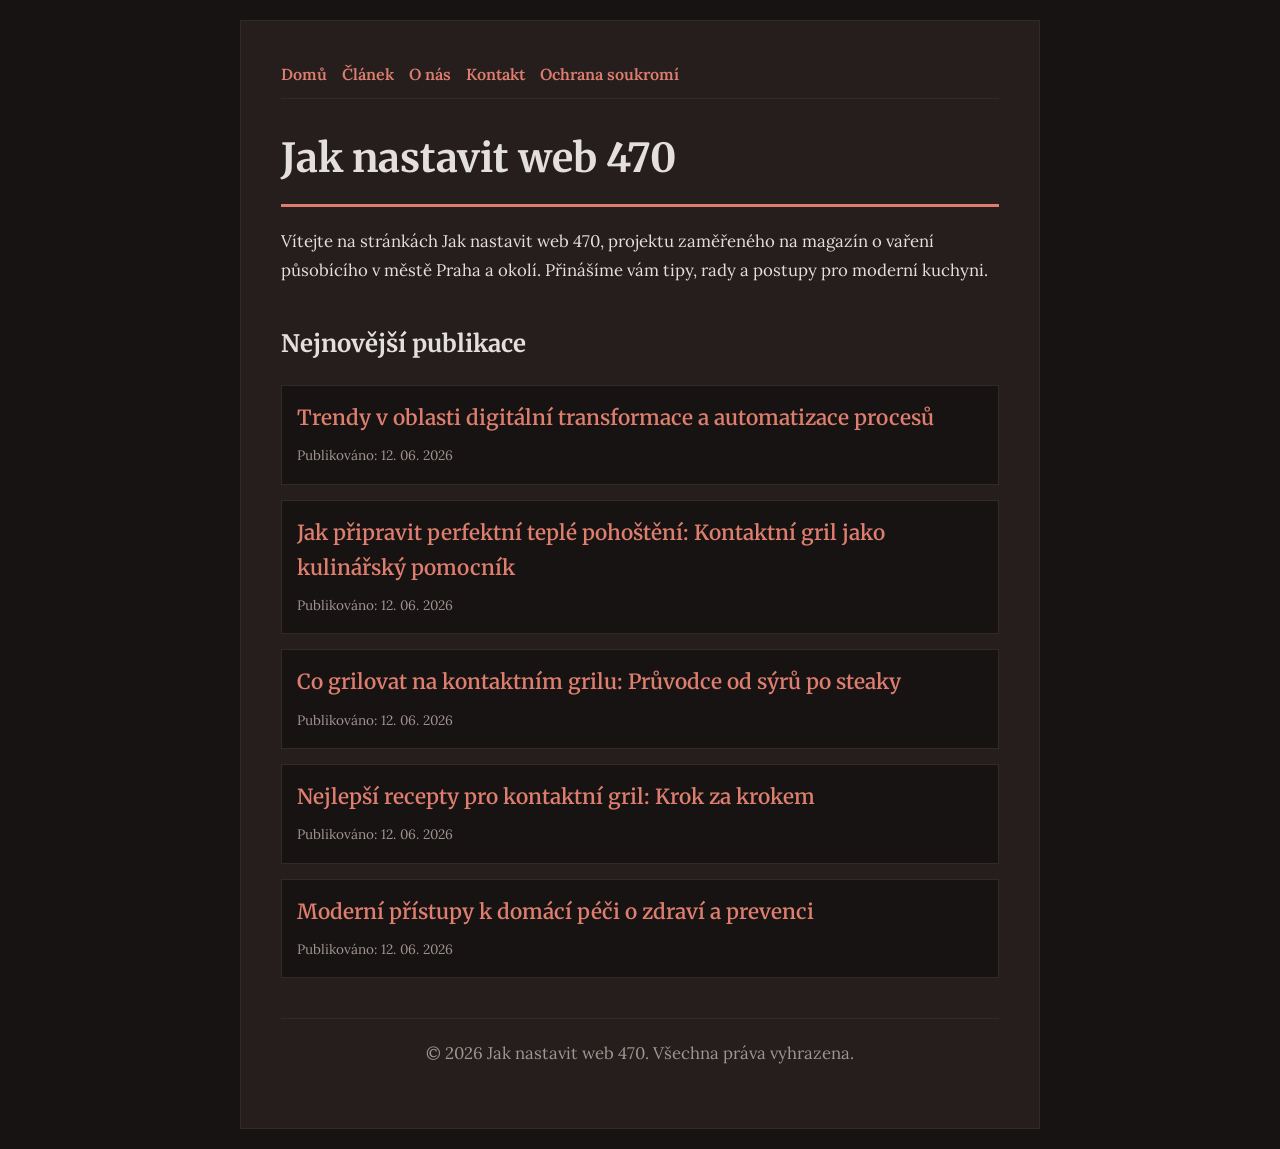
<file: index.html>
<!DOCTYPE html>
<html lang="cs">
<head>
    <meta charset="UTF-8">
    <meta name="viewport" content="width=device-width, initial-scale=1.0">
    <title>Jak nastavit web 470 | Magazín o vaření - Praha</title>
    <meta name="description" content="Vítejte na stránkách Jak nastavit web 470, projektu zaměřeného na magazín o vaření působícího v městě Praha a okolí. Přinášíme vám tipy, rady a postupy pro moderní kuchyni.">
    <meta name="geo.region" content="CZ" />
    <meta name="geo.placename" content="Praha" />
    <meta name="geo.position" content="50.0755;14.4378" />
    <meta name="ICBM" content="50.0755, 14.4378" />
    <link rel="stylesheet" href="style.css">
    <script type="application/ld+json">
{
  "@context": "https://schema.org",
  "@type": "LocalBusiness",
  "name": "Jak nastavit web 470",
  "url": "https://jak-nastavit-web-470.github.io",
  "telephone": "+420 222 555 123",
  "address": {
    "@type": "PostalAddress",
    "addressLocality": "Praha",
    "addressRegion": "Praha",
    "postalCode": "110 00",
    "addressCountry": "CZ"
  },
  "geo": {
    "@type": "GeoCoordinates",
    "latitude": 50.0755,
    "longitude": 14.4378
  }
}
</script>
</head>
<body>
    
        <div class="container" style="max-width: 800px;">
            <nav style="display: flex; gap: 15px; margin-bottom: 25px; border-bottom: 1px solid var(--border-color); padding-bottom: 10px; overflow-x: auto; flex-wrap: wrap;">
            <a href="index.html">Domů</a>
            <a href="trendy-v-oblasti-digitalni-transformace-a-automatizace-procesu.html">Článek</a>
            <a href="about.html">O nás</a>
            <a href="contact.html">Kontakt</a>
            <a href="privacy.html">Ochrana soukromí</a>
        </nav>
            <h1>Jak nastavit web 470</h1>
            <p>Vítejte na stránkách Jak nastavit web 470, projektu zaměřeného na magazín o vaření působícího v městě Praha a okolí. Přinášíme vám tipy, rady a postupy pro moderní kuchyni.</p>
            <h2 style="margin-top: 40px;">Nejnovější publikace</h2>
            <ul style="list-style-type: none; padding-left: 0;">
                <li style="background: var(--bg-color); padding: 15px; border-radius: var(--border-radius); border: 1px solid var(--border-color); margin-bottom: 15px;">
                <h3 style="margin-bottom: 5px; font-size: 1.3rem;"><a href="trendy-v-oblasti-digitalni-transformace-a-automatizace-procesu.html">Trendy v oblasti digitální transformace a automatizace procesů</a></h3>
                <span style="font-size:0.85rem; color: var(--muted-text)">Publikováno: 12. 06. 2026</span>
            </li>
<li style="background: var(--bg-color); padding: 15px; border-radius: var(--border-radius); border: 1px solid var(--border-color); margin-bottom: 15px;">
                <h3 style="margin-bottom: 5px; font-size: 1.3rem;"><a href="jak-pripravit-perfektni-teple-pohosteni-kontaktni-gril-jako-kulinarsky-pomocnik.html">Jak připravit perfektní teplé pohoštění: Kontaktní gril jako kulinářský pomocník</a></h3>
                <span style="font-size:0.85rem; color: var(--muted-text)">Publikováno: 12. 06. 2026</span>
            </li>
<li style="background: var(--bg-color); padding: 15px; border-radius: var(--border-radius); border: 1px solid var(--border-color); margin-bottom: 15px;">
                <h3 style="margin-bottom: 5px; font-size: 1.3rem;"><a href="co-grilovat-na-kontaktnim-grilu-pruvodce-od-syru-po-steaky.html">Co grilovat na kontaktním grilu: Průvodce od sýrů po steaky</a></h3>
                <span style="font-size:0.85rem; color: var(--muted-text)">Publikováno: 12. 06. 2026</span>
            </li>
<li style="background: var(--bg-color); padding: 15px; border-radius: var(--border-radius); border: 1px solid var(--border-color); margin-bottom: 15px;">
                <h3 style="margin-bottom: 5px; font-size: 1.3rem;"><a href="nejlepsi-recepty-pro-kontaktni-gril-krok-za-krokem.html">Nejlepší recepty pro kontaktní gril: Krok za krokem</a></h3>
                <span style="font-size:0.85rem; color: var(--muted-text)">Publikováno: 12. 06. 2026</span>
            </li>
<li style="background: var(--bg-color); padding: 15px; border-radius: var(--border-radius); border: 1px solid var(--border-color); margin-bottom: 15px;">
                <h3 style="margin-bottom: 5px; font-size: 1.3rem;"><a href="moderni-pristupy-k-domaci-peci-o-zdravi-a-prevenci.html">Moderní přístupy k domácí péči o zdraví a prevenci</a></h3>
                <span style="font-size:0.85rem; color: var(--muted-text)">Publikováno: 12. 06. 2026</span>
            </li>

            </ul>
            <footer>
                <p>&copy; 2026 Jak nastavit web 470. Všechna práva vyhrazena.</p>
            </footer>
        </div>
        
</body>
</html>
</file>
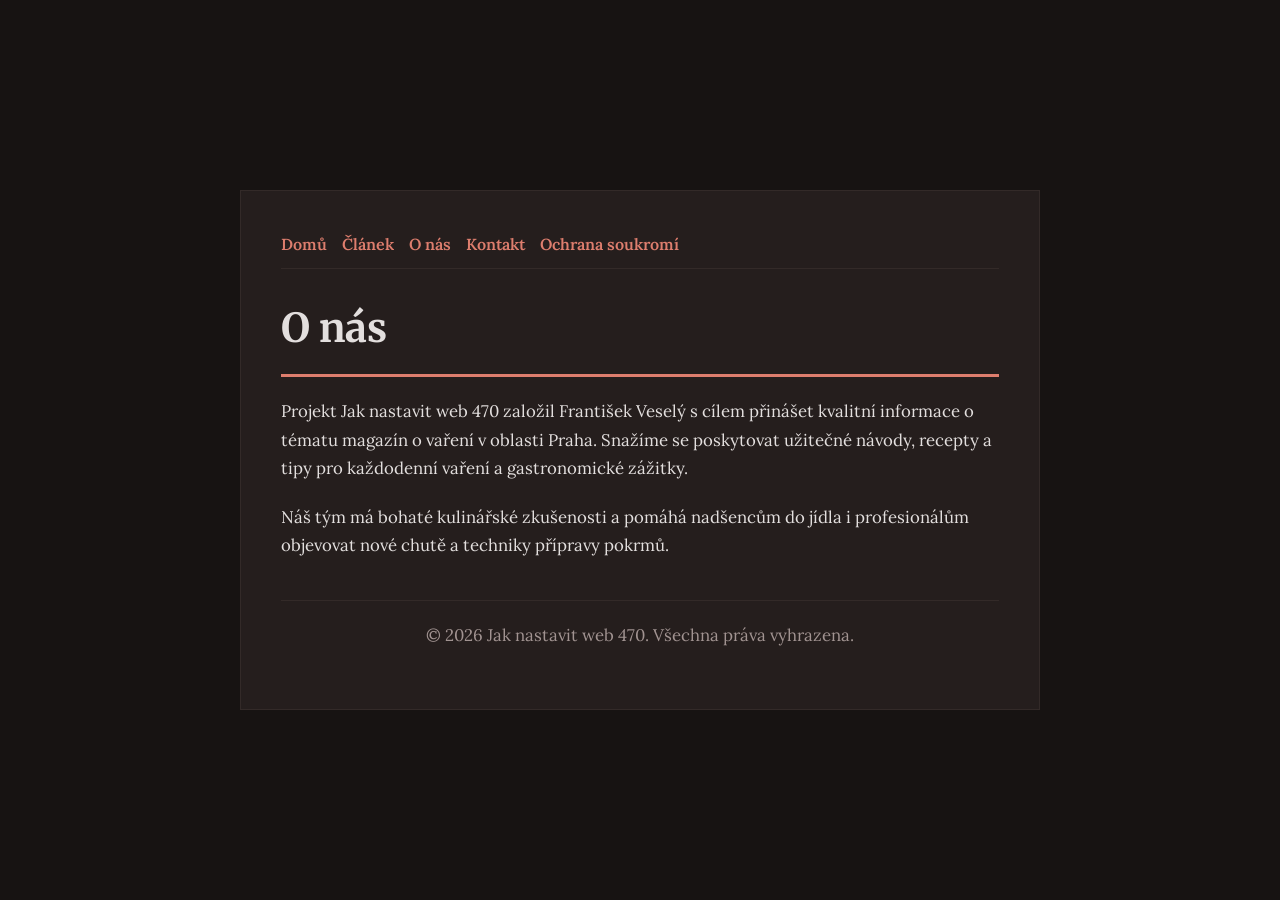
<file: about.html>
<!DOCTYPE html>
<html lang="cs">
<head>
    <meta charset="UTF-8">
    <meta name="viewport" content="width=device-width, initial-scale=1.0">
    <title>O nás | Jak nastavit web 470</title>
    <meta name="description" content="Projekt Jak nastavit web 470 založil František Veselý s cílem přinášet kvalitní informace o tématu magazín o vaření v oblasti Praha. Snažíme se poskytovat užitečné návody, recepty a tipy pro každodenní vaření a gastronomické zážitky.">
    <meta name="geo.region" content="CZ" />
    <meta name="geo.placename" content="Praha" />
    <meta name="geo.position" content="50.0755;14.4378" />
    <meta name="ICBM" content="50.0755, 14.4378" />
    <link rel="stylesheet" href="style.css">
</head>
<body>
    
        <div class="container" style="max-width: 800px;">
            <nav style="display: flex; gap: 15px; margin-bottom: 25px; border-bottom: 1px solid var(--border-color); padding-bottom: 10px; overflow-x: auto; flex-wrap: wrap;">
            <a href="index.html">Domů</a>
            <a href="trendy-v-oblasti-digitalni-transformace-a-automatizace-procesu.html">Článek</a>
            <a href="about.html">O nás</a>
            <a href="contact.html">Kontakt</a>
            <a href="privacy.html">Ochrana soukromí</a>
        </nav>
            <h1>O nás</h1>
            <p>Projekt Jak nastavit web 470 založil František Veselý s cílem přinášet kvalitní informace o tématu magazín o vaření v oblasti Praha. Snažíme se poskytovat užitečné návody, recepty a tipy pro každodenní vaření a gastronomické zážitky.</p>
            <p>Náš tým má bohaté kulinářské zkušenosti a pomáhá nadšencům do jídla i profesionálům objevovat nové chutě a techniky přípravy pokrmů.</p>
            <footer>
                <p>&copy; 2026 Jak nastavit web 470. Všechna práva vyhrazena.</p>
            </footer>
        </div>
        
</body>
</html>
</file>
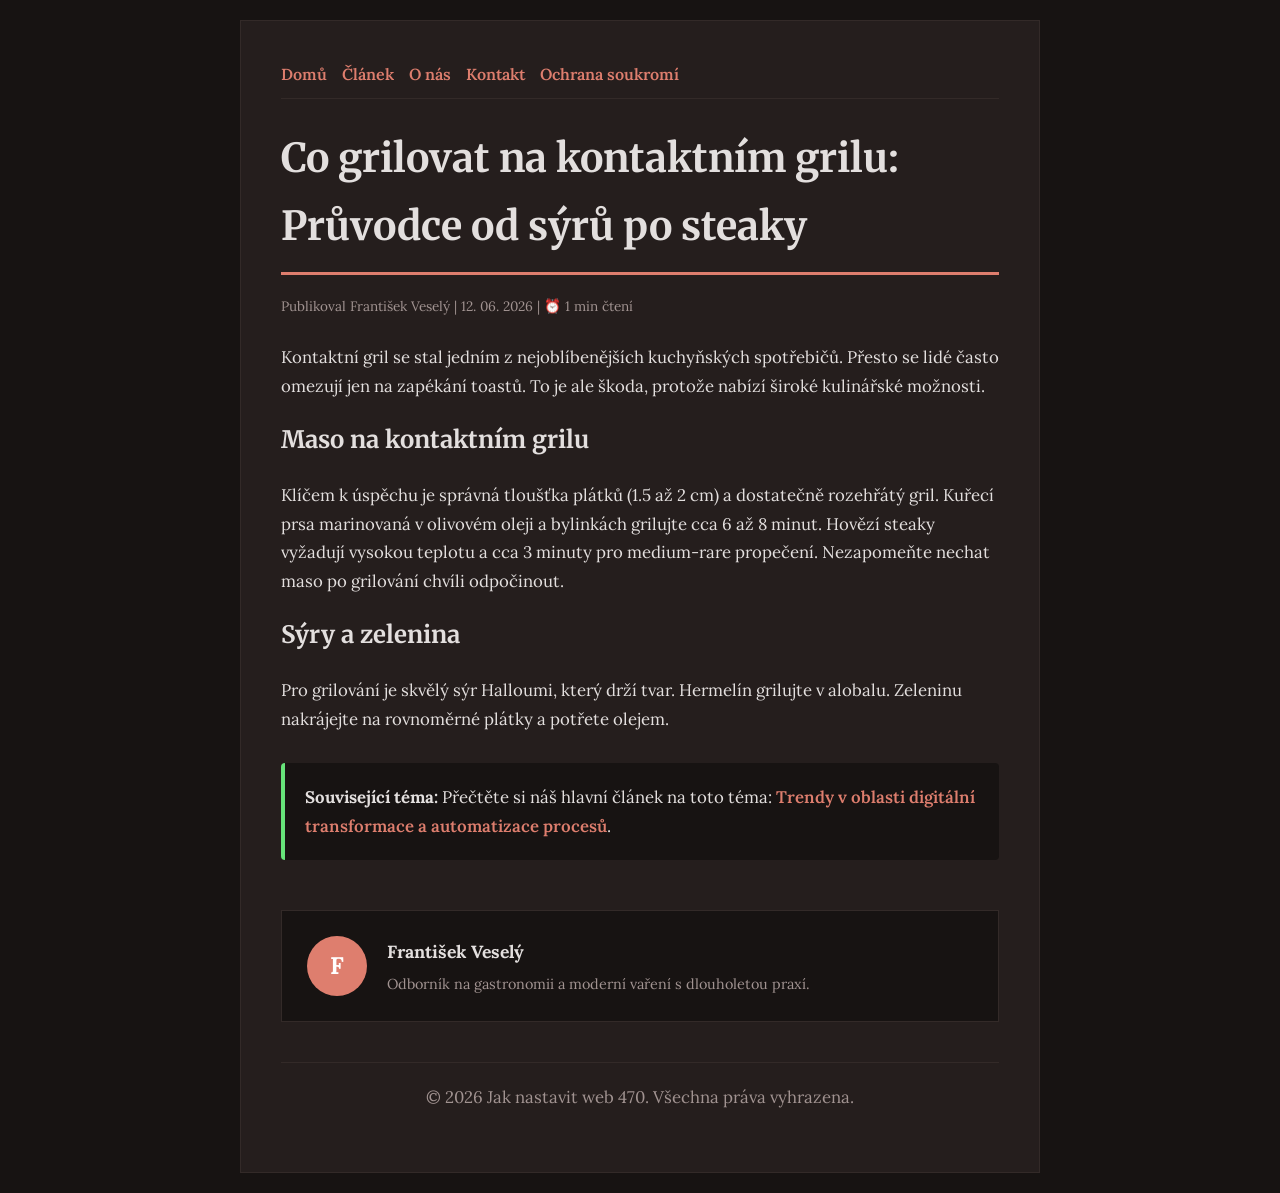
<file: co-grilovat-na-kontaktnim-grilu-pruvodce-od-syru-po-steaky.html>
<!DOCTYPE html>
<html lang="cs">
<head>
    <meta charset="UTF-8">
    <meta name="viewport" content="width=device-width, initial-scale=1.0">
    <title>Co grilovat na kontaktním grilu: Průvodce od sýrů po steaky - Jak nastavit web 470</title>
    <meta name="description" content="Co grilovat na kontaktním grilu: Průvodce od sýrů po steaky">
    <meta name="geo.region" content="CZ" />
    <meta name="geo.placename" content="Praha" />
    <meta name="geo.position" content="50.0755;14.4378" />
    <meta name="ICBM" content="50.0755, 14.4378" />
    <link rel="stylesheet" href="style.css">
</head>
<body>
    
            <div class="container" style="max-width: 800px;">
                <nav style="display: flex; gap: 15px; margin-bottom: 25px; border-bottom: 1px solid var(--border-color); padding-bottom: 10px; overflow-x: auto; flex-wrap: wrap;">
            <a href="index.html">Domů</a>
            <a href="trendy-v-oblasti-digitalni-transformace-a-automatizace-procesu.html">Článek</a>
            <a href="about.html">O nás</a>
            <a href="contact.html">Kontakt</a>
            <a href="privacy.html">Ochrana soukromí</a>
        </nav>
                <h1>Co grilovat na kontaktním grilu: Průvodce od sýrů po steaky</h1>
                <div style="font-size:0.85rem; color: var(--muted-text); margin-bottom: 25px;">
                    Publikoval František Veselý | 12. 06. 2026 | ⏰ 1 min čtení
                </div>
                <article style="margin-top: 20px;">
                    <p>Kontaktní gril se stal jedním z nejoblíbenějších kuchyňských spotřebičů. Přesto se lidé často omezují jen na zapékání toastů. To je ale škoda, protože nabízí široké kulinářské možnosti.</p>
<h2>Maso na kontaktním grilu</h2>
<p>Klíčem k úspěchu je správná tloušťka plátků (1.5 až 2 cm) a dostatečně rozehřátý gril. Kuřecí prsa marinovaná v olivovém oleji a bylinkách grilujte cca 6 až 8 minut. Hovězí steaky vyžadují vysokou teplotu a cca 3 minuty pro medium-rare propečení. Nezapomeňte nechat maso po grilování chvíli odpočinout.</p>
<h2>Sýry a zelenina</h2>
<p>Pro grilování je skvělý sýr Halloumi, který drží tvar. Hermelín grilujte v alobalu. Zeleninu nakrájejte na rovnoměrné plátky a potřete olejem.</p>
                    <div class="link-resource" style="margin-top: 30px; padding: 20px; border-left: 4px solid var(--accent-color); background: var(--bg-color); border-radius: 4px;"><p style="margin: 0;"><strong>Související téma:</strong> Přečtěte si náš hlavní článek na toto téma: <a href="trendy-v-oblasti-digitalni-transformace-a-automatizace-procesu.html">Trendy v oblasti digitální transformace a automatizace procesů</a>.</p></div>
                </article>
                
            <div class="author-box" style="margin-top: 50px; padding: 25px; background: var(--bg-color); border: 1px solid var(--border-color); border-radius: var(--border-radius); display: flex; gap: 20px; align-items: center;">
                <div style="width: 60px; height: 60px; border-radius: 50%; background: var(--primary-color); display: flex; align-items: center; justify-content: center; color: white; font-weight: bold; font-size: 1.5rem;">F</div>
                <div>
                    <h4 style="margin-bottom: 5px; font-weight: bold; font-size: 1.1rem;">František Veselý</h4>
                    <p style="margin: 0; font-size: 0.9rem; color: var(--muted-text);">Odborník na gastronomii a moderní vaření s dlouholetou praxí.</p>
                </div>
            </div>
            
                <footer>
                    <p>&copy; 2026 Jak nastavit web 470. Všechna práva vyhrazena.</p>
                </footer>
            </div>
            
</body>
</html>
</file>
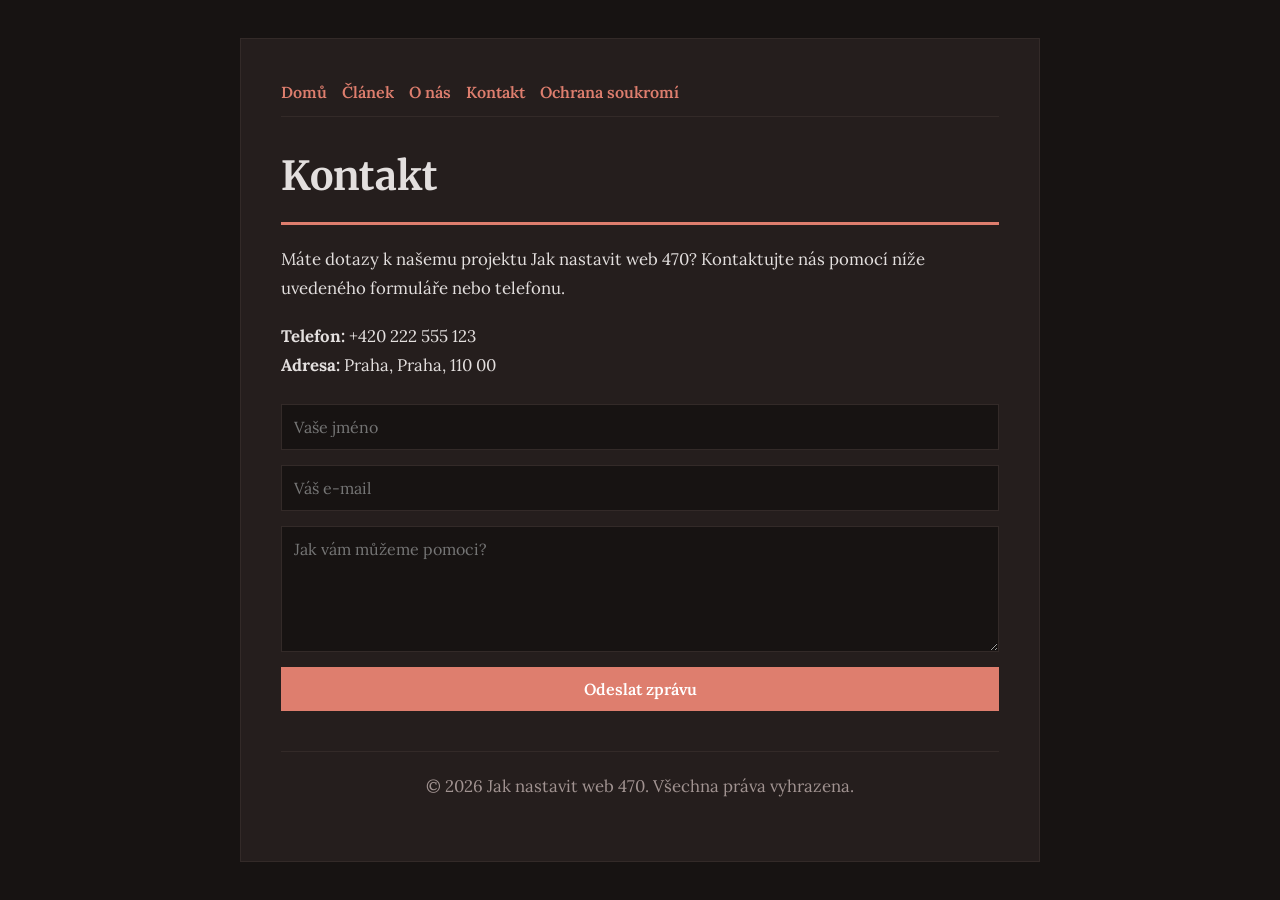
<file: contact.html>
<!DOCTYPE html>
<html lang="cs">
<head>
    <meta charset="UTF-8">
    <meta name="viewport" content="width=device-width, initial-scale=1.0">
    <title>Kontakt | Jak nastavit web 470</title>
    <meta name="description" content="Máte dotazy k našemu projektu Jak nastavit web 470? Kontaktujte nás pomocí níže uvedeného formuláře nebo telefonu.">
    <meta name="geo.region" content="CZ" />
    <meta name="geo.placename" content="Praha" />
    <meta name="geo.position" content="50.0755;14.4378" />
    <meta name="ICBM" content="50.0755, 14.4378" />
    <link rel="stylesheet" href="style.css">
</head>
<body>
    
        <div class="container" style="max-width: 800px;">
            <nav style="display: flex; gap: 15px; margin-bottom: 25px; border-bottom: 1px solid var(--border-color); padding-bottom: 10px; overflow-x: auto; flex-wrap: wrap;">
            <a href="index.html">Domů</a>
            <a href="trendy-v-oblasti-digitalni-transformace-a-automatizace-procesu.html">Článek</a>
            <a href="about.html">O nás</a>
            <a href="contact.html">Kontakt</a>
            <a href="privacy.html">Ochrana soukromí</a>
        </nav>
            <h1>Kontakt</h1>
            <p>Máte dotazy k našemu projektu Jak nastavit web 470? Kontaktujte nás pomocí níže uvedeného formuláře nebo telefonu.</p>
            <p><strong>Telefon:</strong> +420 222 555 123<br><strong>Adresa:</strong> Praha, Praha, 110 00</p>
            <form action="https://formspree.io/f/placeholder" method="POST">
                <input type="text" name="name" placeholder="Vaše jméno" required>
                <input type="email" name="email" placeholder="Váš e-mail" required>
                <textarea name="message" placeholder="Jak vám můžeme pomoci?" rows="5" required></textarea>
                <button type="submit">Odeslat zprávu</button>
            </form>
            <footer>
                <p>&copy; 2026 Jak nastavit web 470. Všechna práva vyhrazena.</p>
            </footer>
        </div>
        
</body>
</html>
</file>
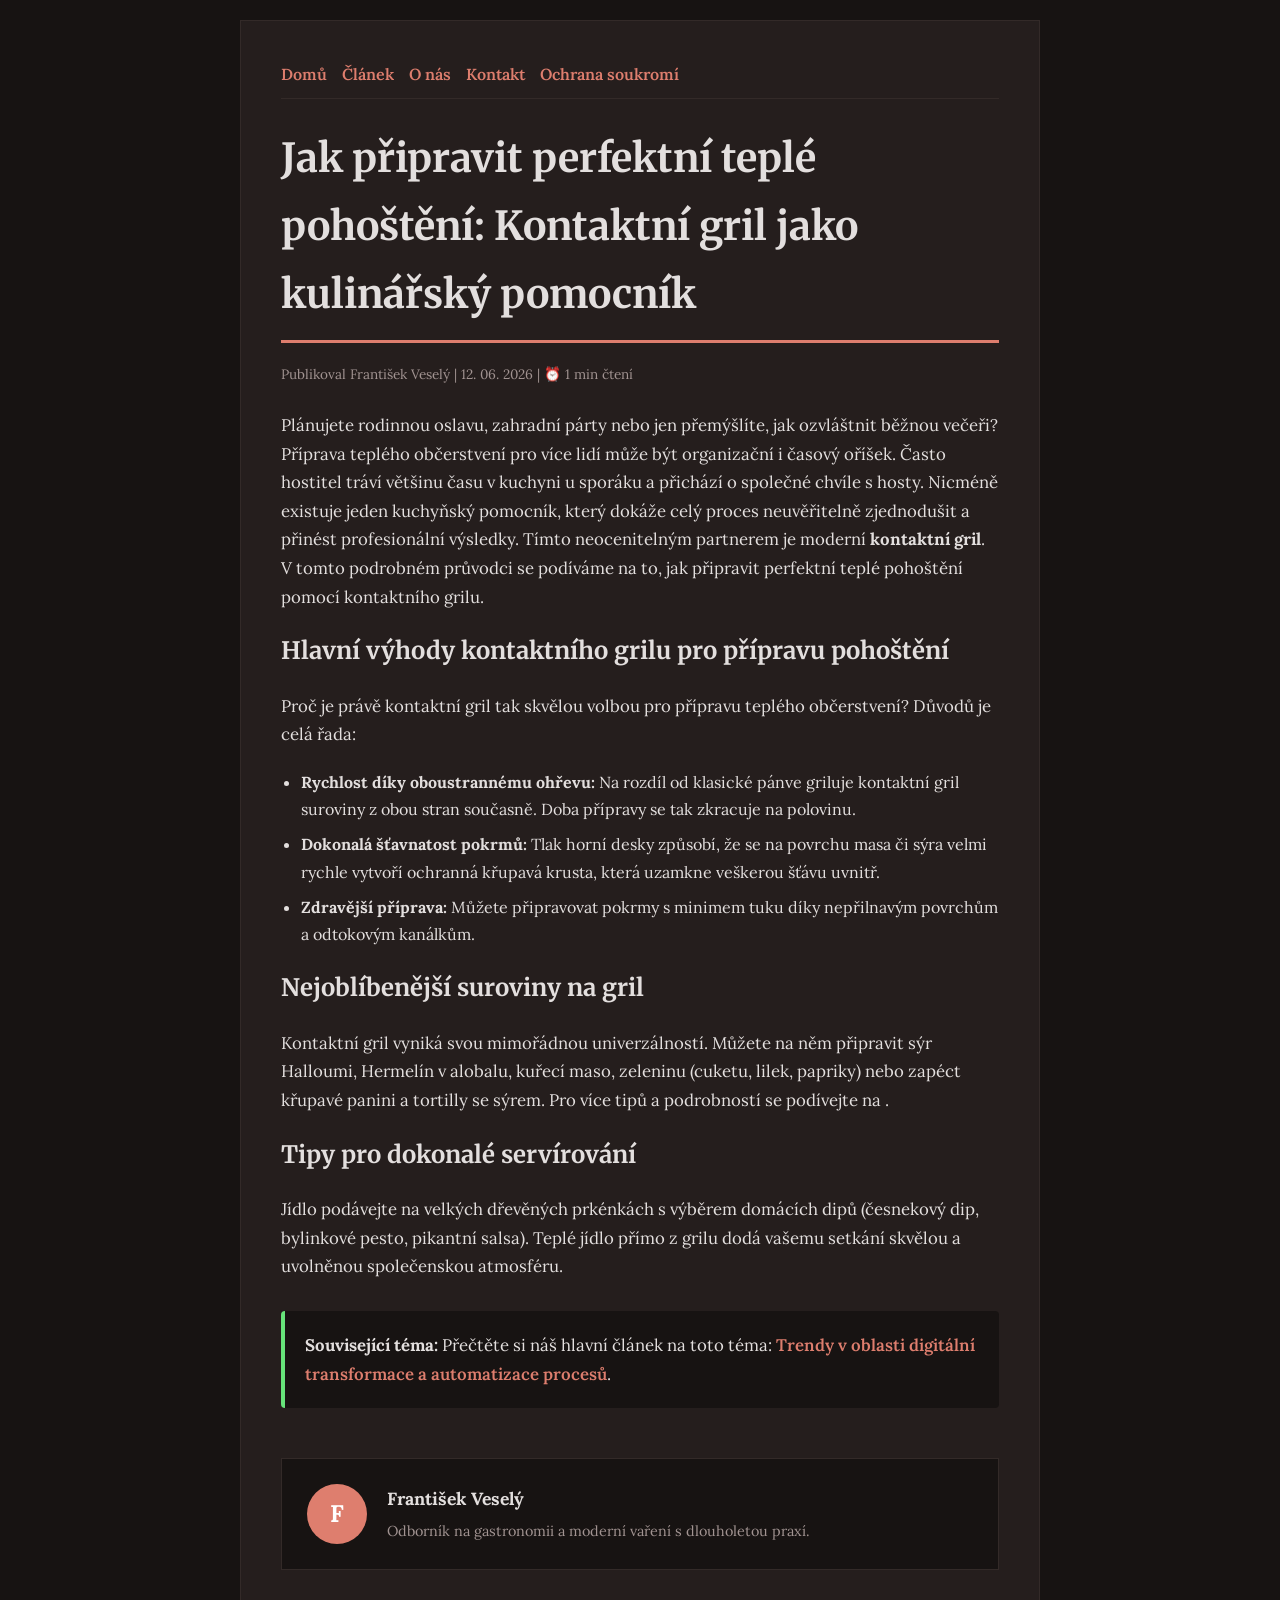
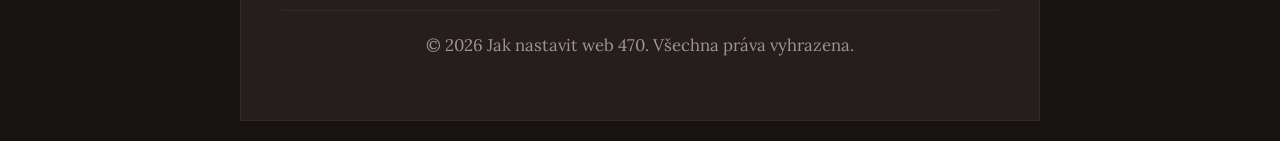
<file: jak-pripravit-perfektni-teple-pohosteni-kontaktni-gril-jako-kulinarsky-pomocnik.html>
<!DOCTYPE html>
<html lang="cs">
<head>
    <meta charset="UTF-8">
    <meta name="viewport" content="width=device-width, initial-scale=1.0">
    <title>Jak připravit perfektní teplé pohoštění: Kontaktní gril jako kulinářský pomocník - Jak nastavit web 470</title>
    <meta name="description" content="Jak připravit perfektní teplé pohoštění: Kontaktní gril jako kulinářský pomocník">
    <meta name="geo.region" content="CZ" />
    <meta name="geo.placename" content="Praha" />
    <meta name="geo.position" content="50.0755;14.4378" />
    <meta name="ICBM" content="50.0755, 14.4378" />
    <link rel="stylesheet" href="style.css">
</head>
<body>
    
            <div class="container" style="max-width: 800px;">
                <nav style="display: flex; gap: 15px; margin-bottom: 25px; border-bottom: 1px solid var(--border-color); padding-bottom: 10px; overflow-x: auto; flex-wrap: wrap;">
            <a href="index.html">Domů</a>
            <a href="trendy-v-oblasti-digitalni-transformace-a-automatizace-procesu.html">Článek</a>
            <a href="about.html">O nás</a>
            <a href="contact.html">Kontakt</a>
            <a href="privacy.html">Ochrana soukromí</a>
        </nav>
                <h1>Jak připravit perfektní teplé pohoštění: Kontaktní gril jako kulinářský pomocník</h1>
                <div style="font-size:0.85rem; color: var(--muted-text); margin-bottom: 25px;">
                    Publikoval František Veselý | 12. 06. 2026 | ⏰ 1 min čtení
                </div>
                <article style="margin-top: 20px;">
                    <p>Plánujete rodinnou oslavu, zahradní párty nebo jen přemýšlíte, jak ozvláštnit běžnou večeři? Příprava teplého občerstvení pro více lidí může být organizační i časový oříšek. Často hostitel tráví většinu času v kuchyni u sporáku a přichází o společné chvíle s hosty. Nicméně existuje jeden kuchyňský pomocník, který dokáže celý proces neuvěřitelně zjednodušit a přinést profesionální výsledky. Tímto neocenitelným partnerem je moderní <strong>kontaktní gril</strong>. V tomto podrobném průvodci se podíváme na to, jak připravit perfektní teplé pohoštění pomocí kontaktního grilu.</p>
<h2>Hlavní výhody kontaktního grilu pro přípravu pohoštění</h2>
<p>Proč je právě kontaktní gril tak skvělou volbou pro přípravu teplého občerstvení? Důvodů je celá řada:</p>
<ul>
    <li><strong>Rychlost díky oboustrannému ohřevu:</strong> Na rozdíl od klasické pánve griluje kontaktní gril suroviny z obou stran současně. Doba přípravy se tak zkracuje na polovinu.</li>
    <li><strong>Dokonalá šťavnatost pokrmů:</strong> Tlak horní desky způsobí, že se na povrchu masa či sýra velmi rychle vytvoří ochranná křupavá krusta, která uzamkne veškerou šťávu uvnitř.</li>
    <li><strong>Zdravější příprava:</strong> Můžete připravovat pokrmy s minimem tuku díky nepřilnavým povrchům a odtokovým kanálkům.</li>
</ul>
<h2>Nejoblíbenější suroviny na gril</h2>
<p>Kontaktní gril vyniká svou mimořádnou univerzálností. Můžete na něm připravit sýr Halloumi, Hermelín v alobalu, kuřecí maso, zeleninu (cuketu, lilek, papriky) nebo zapéct křupavé panini a tortilly se sýrem. Pro více tipů a podrobností se podívejte na .</p>
<h2>Tipy pro dokonalé servírování</h2>
<p>Jídlo podávejte na velkých dřevěných prkénkách s výběrem domácích dipů (česnekový dip, bylinkové pesto, pikantní salsa). Teplé jídlo přímo z grilu dodá vašemu setkání skvělou a uvolněnou společenskou atmosféru.</p>
                    <div class="link-resource" style="margin-top: 30px; padding: 20px; border-left: 4px solid var(--accent-color); background: var(--bg-color); border-radius: 4px;"><p style="margin: 0;"><strong>Související téma:</strong> Přečtěte si náš hlavní článek na toto téma: <a href="trendy-v-oblasti-digitalni-transformace-a-automatizace-procesu.html">Trendy v oblasti digitální transformace a automatizace procesů</a>.</p></div>
                </article>
                
            <div class="author-box" style="margin-top: 50px; padding: 25px; background: var(--bg-color); border: 1px solid var(--border-color); border-radius: var(--border-radius); display: flex; gap: 20px; align-items: center;">
                <div style="width: 60px; height: 60px; border-radius: 50%; background: var(--primary-color); display: flex; align-items: center; justify-content: center; color: white; font-weight: bold; font-size: 1.5rem;">F</div>
                <div>
                    <h4 style="margin-bottom: 5px; font-weight: bold; font-size: 1.1rem;">František Veselý</h4>
                    <p style="margin: 0; font-size: 0.9rem; color: var(--muted-text);">Odborník na gastronomii a moderní vaření s dlouholetou praxí.</p>
                </div>
            </div>
            
                <footer>
                    <p>&copy; 2026 Jak nastavit web 470. Všechna práva vyhrazena.</p>
                </footer>
            </div>
            
</body>
</html>
</file>
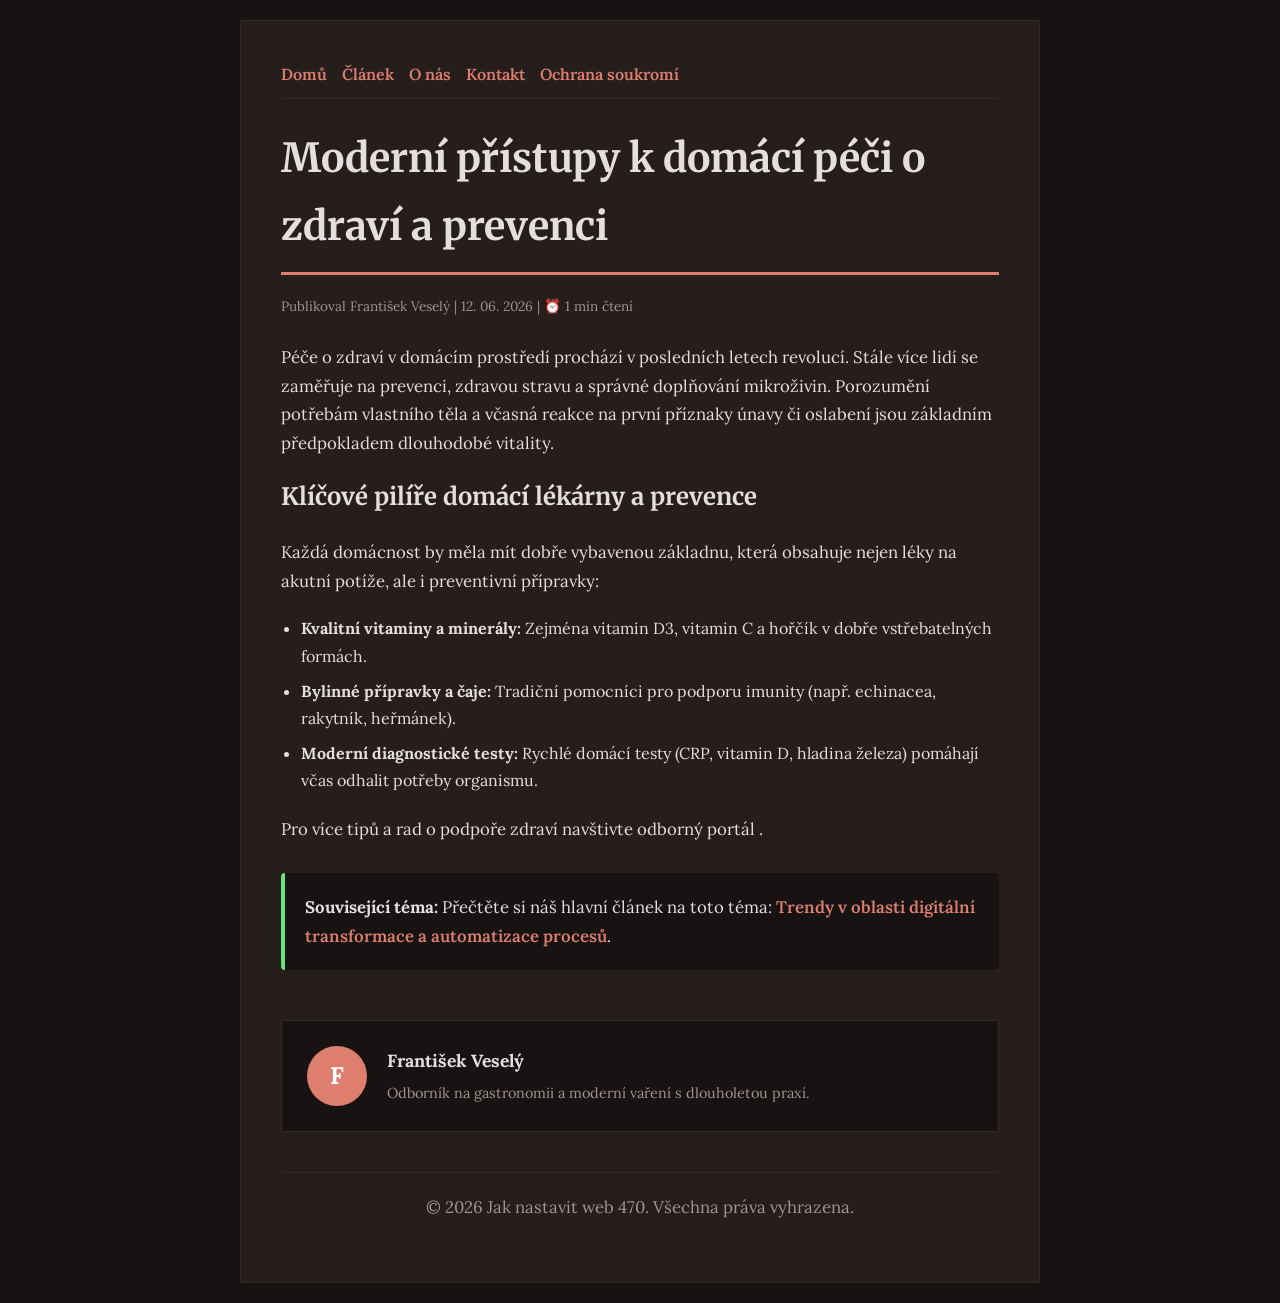
<file: moderni-pristupy-k-domaci-peci-o-zdravi-a-prevenci.html>
<!DOCTYPE html>
<html lang="cs">
<head>
    <meta charset="UTF-8">
    <meta name="viewport" content="width=device-width, initial-scale=1.0">
    <title>Moderní přístupy k domácí péči o zdraví a prevenci - Jak nastavit web 470</title>
    <meta name="description" content="Moderní přístupy k domácí péči o zdraví a prevenci">
    <meta name="geo.region" content="CZ" />
    <meta name="geo.placename" content="Praha" />
    <meta name="geo.position" content="50.0755;14.4378" />
    <meta name="ICBM" content="50.0755, 14.4378" />
    <link rel="stylesheet" href="style.css">
</head>
<body>
    
            <div class="container" style="max-width: 800px;">
                <nav style="display: flex; gap: 15px; margin-bottom: 25px; border-bottom: 1px solid var(--border-color); padding-bottom: 10px; overflow-x: auto; flex-wrap: wrap;">
            <a href="index.html">Domů</a>
            <a href="trendy-v-oblasti-digitalni-transformace-a-automatizace-procesu.html">Článek</a>
            <a href="about.html">O nás</a>
            <a href="contact.html">Kontakt</a>
            <a href="privacy.html">Ochrana soukromí</a>
        </nav>
                <h1>Moderní přístupy k domácí péči o zdraví a prevenci</h1>
                <div style="font-size:0.85rem; color: var(--muted-text); margin-bottom: 25px;">
                    Publikoval František Veselý | 12. 06. 2026 | ⏰ 1 min čtení
                </div>
                <article style="margin-top: 20px;">
                    <p>Péče o zdraví v domácím prostředí prochází v posledních letech revolucí. Stále více lidí se zaměřuje na prevenci, zdravou stravu a správné doplňování mikroživin. Porozumění potřebám vlastního těla a včasná reakce na první příznaky únavy či oslabení jsou základním předpokladem dlouhodobé vitality.</p>
<h2>Klíčové pilíře domácí lékárny a prevence</h2>
<p>Každá domácnost by měla mít dobře vybavenou základnu, která obsahuje nejen léky na akutní potíže, ale i preventivní přípravky:</p>
<ul>
    <li><strong>Kvalitní vitaminy a minerály:</strong> Zejména vitamin D3, vitamin C a hořčík v dobře vstřebatelných formách.</li>
    <li><strong>Bylinné přípravky a čaje:</strong> Tradiční pomocníci pro podporu imunity (např. echinacea, rakytník, heřmánek).</li>
    <li><strong>Moderní diagnostické testy:</strong> Rychlé domácí testy (CRP, vitamin D, hladina železa) pomáhají včas odhalit potřeby organismu.</li>
</ul>
<p>Pro více tipů a rad o podpoře zdraví navštivte odborný portál .</p>
                    <div class="link-resource" style="margin-top: 30px; padding: 20px; border-left: 4px solid var(--accent-color); background: var(--bg-color); border-radius: 4px;"><p style="margin: 0;"><strong>Související téma:</strong> Přečtěte si náš hlavní článek na toto téma: <a href="trendy-v-oblasti-digitalni-transformace-a-automatizace-procesu.html">Trendy v oblasti digitální transformace a automatizace procesů</a>.</p></div>
                </article>
                
            <div class="author-box" style="margin-top: 50px; padding: 25px; background: var(--bg-color); border: 1px solid var(--border-color); border-radius: var(--border-radius); display: flex; gap: 20px; align-items: center;">
                <div style="width: 60px; height: 60px; border-radius: 50%; background: var(--primary-color); display: flex; align-items: center; justify-content: center; color: white; font-weight: bold; font-size: 1.5rem;">F</div>
                <div>
                    <h4 style="margin-bottom: 5px; font-weight: bold; font-size: 1.1rem;">František Veselý</h4>
                    <p style="margin: 0; font-size: 0.9rem; color: var(--muted-text);">Odborník na gastronomii a moderní vaření s dlouholetou praxí.</p>
                </div>
            </div>
            
                <footer>
                    <p>&copy; 2026 Jak nastavit web 470. Všechna práva vyhrazena.</p>
                </footer>
            </div>
            
</body>
</html>
</file>
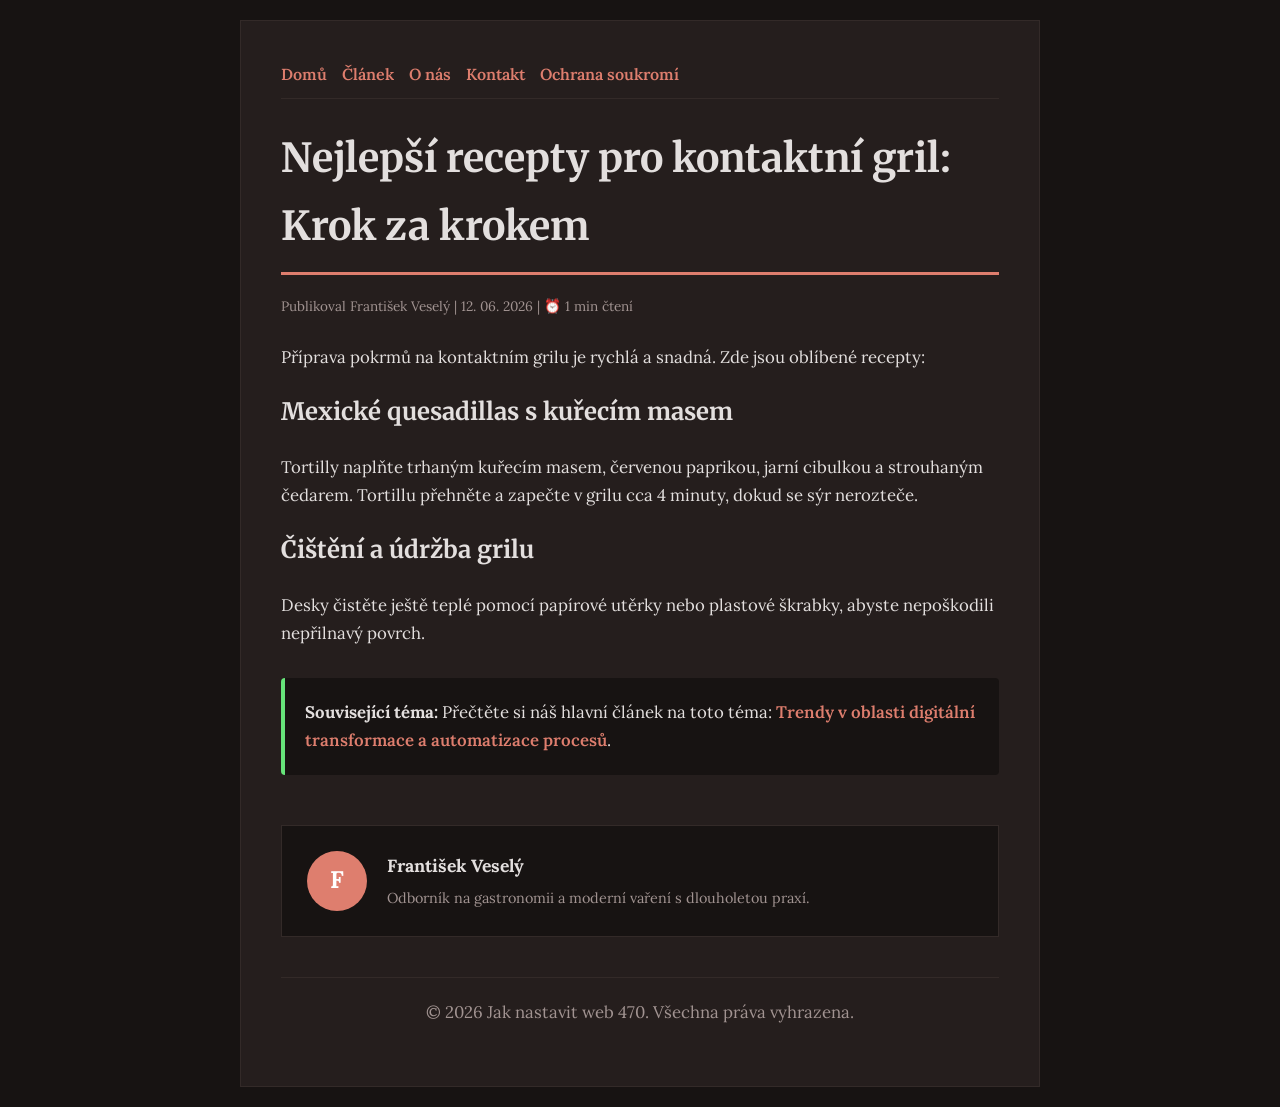
<file: nejlepsi-recepty-pro-kontaktni-gril-krok-za-krokem.html>
<!DOCTYPE html>
<html lang="cs">
<head>
    <meta charset="UTF-8">
    <meta name="viewport" content="width=device-width, initial-scale=1.0">
    <title>Nejlepší recepty pro kontaktní gril: Krok za krokem - Jak nastavit web 470</title>
    <meta name="description" content="Nejlepší recepty pro kontaktní gril: Krok za krokem">
    <meta name="geo.region" content="CZ" />
    <meta name="geo.placename" content="Praha" />
    <meta name="geo.position" content="50.0755;14.4378" />
    <meta name="ICBM" content="50.0755, 14.4378" />
    <link rel="stylesheet" href="style.css">
</head>
<body>
    
            <div class="container" style="max-width: 800px;">
                <nav style="display: flex; gap: 15px; margin-bottom: 25px; border-bottom: 1px solid var(--border-color); padding-bottom: 10px; overflow-x: auto; flex-wrap: wrap;">
            <a href="index.html">Domů</a>
            <a href="trendy-v-oblasti-digitalni-transformace-a-automatizace-procesu.html">Článek</a>
            <a href="about.html">O nás</a>
            <a href="contact.html">Kontakt</a>
            <a href="privacy.html">Ochrana soukromí</a>
        </nav>
                <h1>Nejlepší recepty pro kontaktní gril: Krok za krokem</h1>
                <div style="font-size:0.85rem; color: var(--muted-text); margin-bottom: 25px;">
                    Publikoval František Veselý | 12. 06. 2026 | ⏰ 1 min čtení
                </div>
                <article style="margin-top: 20px;">
                    <p>Příprava pokrmů na kontaktním grilu je rychlá a snadná. Zde jsou oblíbené recepty:</p>
<h2>Mexické quesadillas s kuřecím masem</h2>
<p>Tortilly naplňte trhaným kuřecím masem, červenou paprikou, jarní cibulkou a strouhaným čedarem. Tortillu přehněte a zapečte v grilu cca 4 minuty, dokud se sýr nerozteče.</p>
<h2>Čištění a údržba grilu</h2>
<p>Desky čistěte ještě teplé pomocí papírové utěrky nebo plastové škrabky, abyste nepoškodili nepřilnavý povrch.</p>
                    <div class="link-resource" style="margin-top: 30px; padding: 20px; border-left: 4px solid var(--accent-color); background: var(--bg-color); border-radius: 4px;"><p style="margin: 0;"><strong>Související téma:</strong> Přečtěte si náš hlavní článek na toto téma: <a href="trendy-v-oblasti-digitalni-transformace-a-automatizace-procesu.html">Trendy v oblasti digitální transformace a automatizace procesů</a>.</p></div>
                </article>
                
            <div class="author-box" style="margin-top: 50px; padding: 25px; background: var(--bg-color); border: 1px solid var(--border-color); border-radius: var(--border-radius); display: flex; gap: 20px; align-items: center;">
                <div style="width: 60px; height: 60px; border-radius: 50%; background: var(--primary-color); display: flex; align-items: center; justify-content: center; color: white; font-weight: bold; font-size: 1.5rem;">F</div>
                <div>
                    <h4 style="margin-bottom: 5px; font-weight: bold; font-size: 1.1rem;">František Veselý</h4>
                    <p style="margin: 0; font-size: 0.9rem; color: var(--muted-text);">Odborník na gastronomii a moderní vaření s dlouholetou praxí.</p>
                </div>
            </div>
            
                <footer>
                    <p>&copy; 2026 Jak nastavit web 470. Všechna práva vyhrazena.</p>
                </footer>
            </div>
            
</body>
</html>
</file>
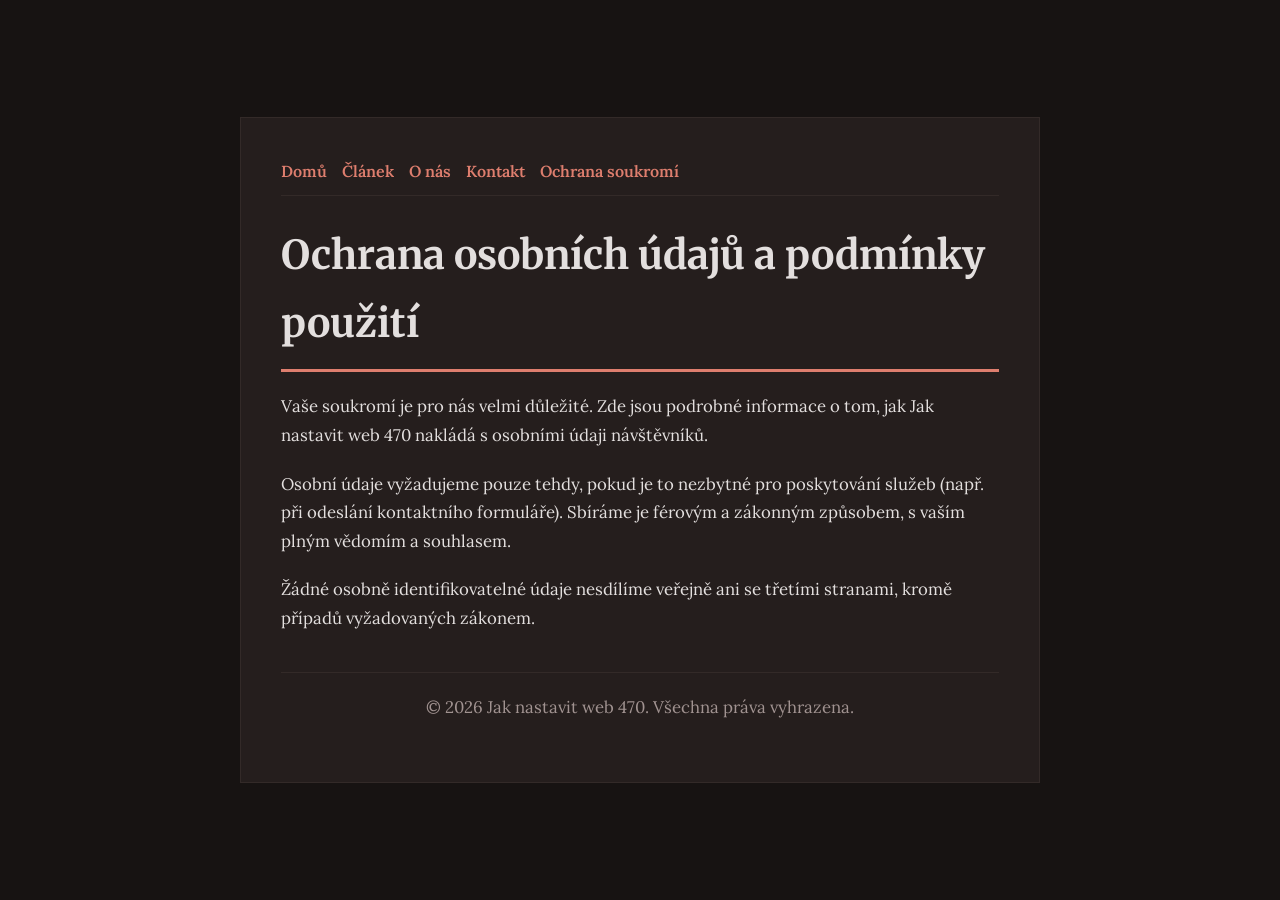
<file: privacy.html>
<!DOCTYPE html>
<html lang="cs">
<head>
    <meta charset="UTF-8">
    <meta name="viewport" content="width=device-width, initial-scale=1.0">
    <title>Ochrana osobních údajů a podmínky použití - Jak nastavit web 470</title>
    <meta name="description" content="Vaše soukromí je pro nás velmi důležité. Zde jsou podrobné informace o tom, jak Jak nastavit web 470 nakládá s osobními údaji návštěvníků.">
    <meta name="geo.region" content="CZ" />
    <meta name="geo.placename" content="Praha" />
    <meta name="geo.position" content="50.0755;14.4378" />
    <meta name="ICBM" content="50.0755, 14.4378" />
    <link rel="stylesheet" href="style.css">
</head>
<body>
    
        <div class="container" style="max-width: 800px;">
            <nav style="display: flex; gap: 15px; margin-bottom: 25px; border-bottom: 1px solid var(--border-color); padding-bottom: 10px; overflow-x: auto; flex-wrap: wrap;">
            <a href="index.html">Domů</a>
            <a href="trendy-v-oblasti-digitalni-transformace-a-automatizace-procesu.html">Článek</a>
            <a href="about.html">O nás</a>
            <a href="contact.html">Kontakt</a>
            <a href="privacy.html">Ochrana soukromí</a>
        </nav>
            <h1>Ochrana osobních údajů a podmínky použití</h1>
            <p>Vaše soukromí je pro nás velmi důležité. Zde jsou podrobné informace o tom, jak Jak nastavit web 470 nakládá s osobními údaji návštěvníků.</p>
            <p>Osobní údaje vyžadujeme pouze tehdy, pokud je to nezbytné pro poskytování služeb (např. při odeslání kontaktního formuláře). Sbíráme je férovým a zákonným způsobem, s vaším plným vědomím a souhlasem.</p>
            <p>Žádné osobně identifikovatelné údaje nesdílíme veřejně ani se třetími stranami, kromě případů vyžadovaných zákonem.</p>
            <footer>
                <p>&copy; 2026 Jak nastavit web 470. Všechna práva vyhrazena.</p>
            </footer>
        </div>
        
</body>
</html>
</file>
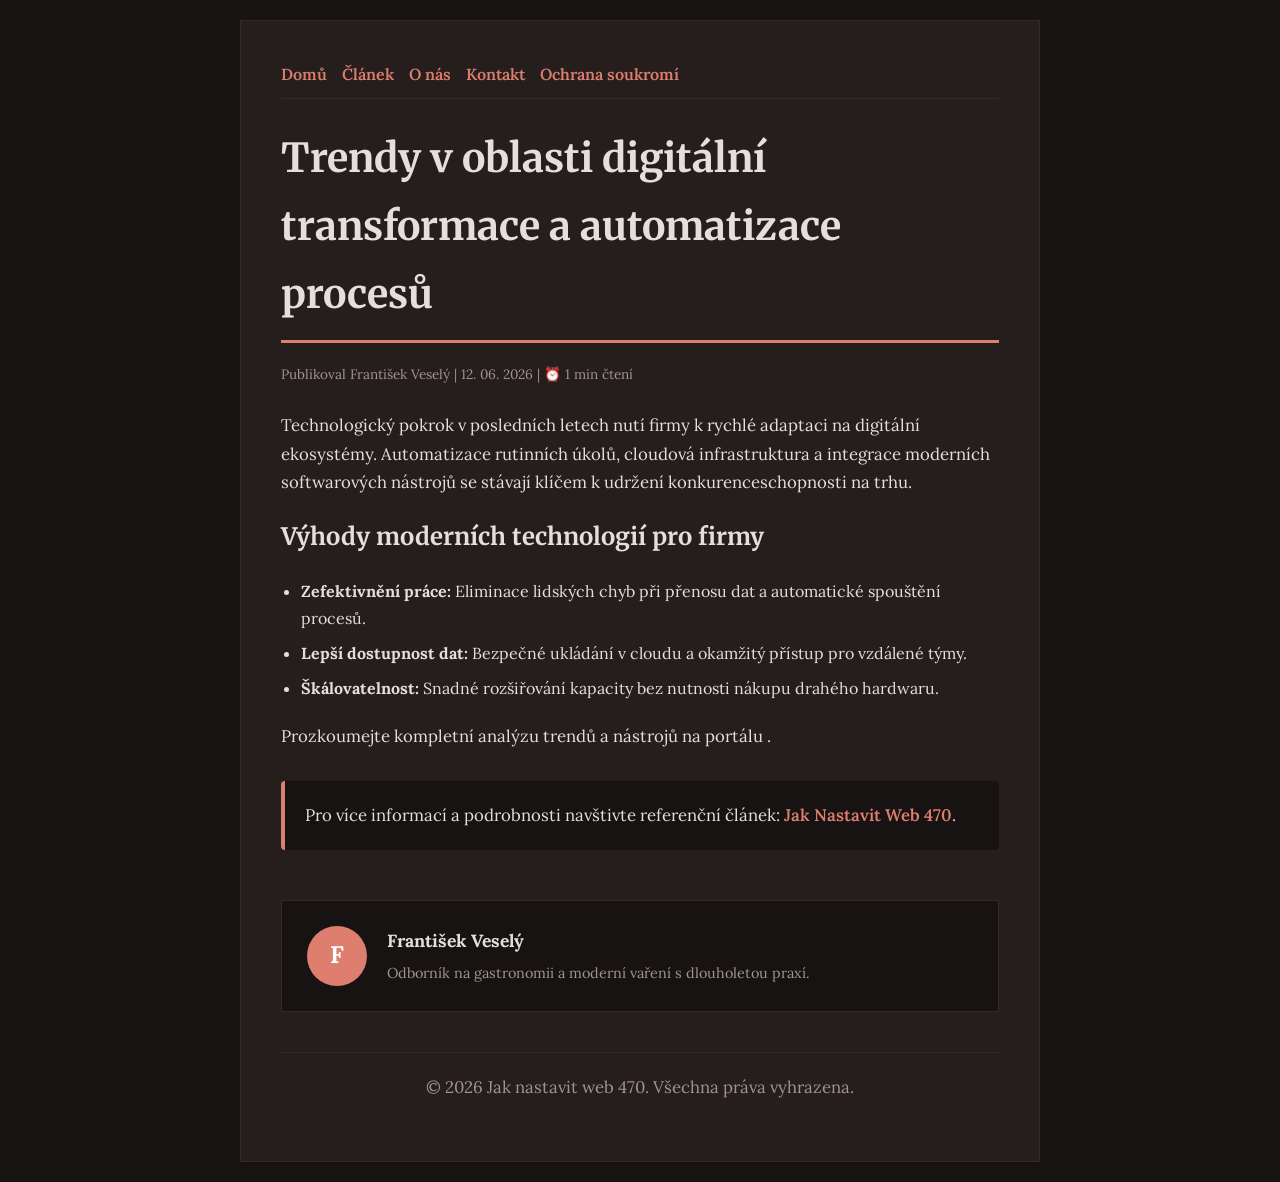
<file: trendy-v-oblasti-digitalni-transformace-a-automatizace-procesu.html>
<!DOCTYPE html>
<html lang="cs">
<head>
    <meta charset="UTF-8">
    <meta name="viewport" content="width=device-width, initial-scale=1.0">
    <title>Trendy v oblasti digitální transformace a automatizace procesů - Jak nastavit web 470</title>
    <meta name="description" content="Trendy v oblasti digitální transformace a automatizace procesů">
    <meta name="geo.region" content="CZ" />
    <meta name="geo.placename" content="Praha" />
    <meta name="geo.position" content="50.0755;14.4378" />
    <meta name="ICBM" content="50.0755, 14.4378" />
    <link rel="stylesheet" href="style.css">
</head>
<body>
    
            <div class="container" style="max-width: 800px;">
                <nav style="display: flex; gap: 15px; margin-bottom: 25px; border-bottom: 1px solid var(--border-color); padding-bottom: 10px; overflow-x: auto; flex-wrap: wrap;">
            <a href="index.html">Domů</a>
            <a href="trendy-v-oblasti-digitalni-transformace-a-automatizace-procesu.html">Článek</a>
            <a href="about.html">O nás</a>
            <a href="contact.html">Kontakt</a>
            <a href="privacy.html">Ochrana soukromí</a>
        </nav>
                <h1>Trendy v oblasti digitální transformace a automatizace procesů</h1>
                <div style="font-size:0.85rem; color: var(--muted-text); margin-bottom: 25px;">
                    Publikoval František Veselý | 12. 06. 2026 | ⏰ 1 min čtení
                </div>
                <article style="margin-top: 20px;">
                    <p>Technologický pokrok v posledních letech nutí firmy k rychlé adaptaci na digitální ekosystémy. Automatizace rutinních úkolů, cloudová infrastruktura a integrace moderních softwarových nástrojů se stávají klíčem k udržení konkurenceschopnosti na trhu.</p>
<h2>Výhody moderních technologií pro firmy</h2>
<ul>
    <li><strong>Zefektivnění práce:</strong> Eliminace lidských chyb při přenosu dat a automatické spouštění procesů.</li>
    <li><strong>Lepší dostupnost dat:</strong> Bezpečné ukládání v cloudu a okamžitý přístup pro vzdálené týmy.</li>
    <li><strong>Škálovatelnost:</strong> Snadné rozšiřování kapacity bez nutnosti nákupu drahého hardwaru.</li>
</ul>
<p>Prozkoumejte kompletní analýzu trendů a nástrojů na portálu .</p>
                    <div class="link-resource" style="margin-top: 30px; padding: 20px; border-left: 4px solid var(--primary-color); background: var(--bg-color); border-radius: 4px;"><p style="margin: 0;">Pro více informací a podrobnosti navštivte referenční článek: <strong><a href="https://ppcpartner.cz/">Jak Nastavit Web 470</a></strong>.</p></div>
                </article>
                
            <div class="author-box" style="margin-top: 50px; padding: 25px; background: var(--bg-color); border: 1px solid var(--border-color); border-radius: var(--border-radius); display: flex; gap: 20px; align-items: center;">
                <div style="width: 60px; height: 60px; border-radius: 50%; background: var(--primary-color); display: flex; align-items: center; justify-content: center; color: white; font-weight: bold; font-size: 1.5rem;">F</div>
                <div>
                    <h4 style="margin-bottom: 5px; font-weight: bold; font-size: 1.1rem;">František Veselý</h4>
                    <p style="margin: 0; font-size: 0.9rem; color: var(--muted-text);">Odborník na gastronomii a moderní vaření s dlouholetou praxí.</p>
                </div>
            </div>
            
                <footer>
                    <p>&copy; 2026 Jak nastavit web 470. Všechna práva vyhrazena.</p>
                </footer>
            </div>
            
</body>
</html>
</file>
<file: style.css>
@import url('https://fonts.googleapis.com/css2?family=Merriweather:wght@700&family=Lora:wght@400;600&display=swap');

:root {
    --bg-color: hsl(9, 12%, 8%);
    --card-bg: hsl(9, 12%, 13%);
    --text-color: hsl(9, 8%, 88%);
    --muted-text: hsl(9, 8%, 60%);
    --primary-color: hsl(9, 63%, 65%);
    --accent-color: hsl(129, 70%, 65%);
    --border-color: hsl(9, 12%, 18%);
    --border-radius: 0px;
    --shadow: none;
    --font-headline: 'Merriweather', sans-serif;
    --font-body: 'Lora', sans-serif;
}

* {
    box-sizing: border-box;
    margin: 0;
    padding: 0;
}

body {
    background-color: var(--bg-color);
    color: var(--text-color);
    font-family: var(--font-body);
    line-height: 1.7;
    padding: 20px;
    display: flex;
    justify-content: center;
    min-height: 100vh;
}

a {
    color: var(--primary-color);
    text-decoration: none;
    font-weight: 600;
    transition: color 0.2s ease;
}

a:hover {
    color: var(--accent-color);
    text-decoration: underline;
}

.container {
    width: 100%;
    max-width: 900px;
    background: var(--card-bg);
    border: 1px solid var(--border-color);
    border-radius: var(--border-radius);
    padding: 40px;
    box-shadow: var(--shadow);
    margin: auto;
}

h1, h2, h3 {
    font-family: var(--font-headline);
    margin-bottom: 20px;
    color: var(--text-color);
}

h1 {
    font-size: 2.5rem;
    border-bottom: 3px solid var(--primary-color);
    padding-bottom: 12px;
}

p {
    margin-bottom: 20px;
    font-size: 1.05rem;
}

ul {
    margin-bottom: 20px;
    padding-left: 20px;
}

li {
    margin-bottom: 8px;
}

form {
    display: flex;
    flex-direction: column;
    gap: 15px;
    margin-top: 25px;
}

input, textarea, button {
    padding: 12px;
    border: 1px solid var(--border-color);
    border-radius: var(--border-radius);
    font-family: var(--font-body);
    font-size: 1rem;
    background: var(--bg-color);
    color: var(--text-color);
}

button {
    background: var(--primary-color);
    color: white;
    font-weight: 600;
    border: none;
    cursor: pointer;
    transition: background 0.2s ease;
}

button:hover {
    background: var(--accent-color);
}

footer {
    margin-top: 40px;
    border-top: 1px solid var(--border-color);
    padding-top: 20px;
    font-size: 0.9rem;
    color: var(--muted-text);
    text-align: center;
}
</file>
